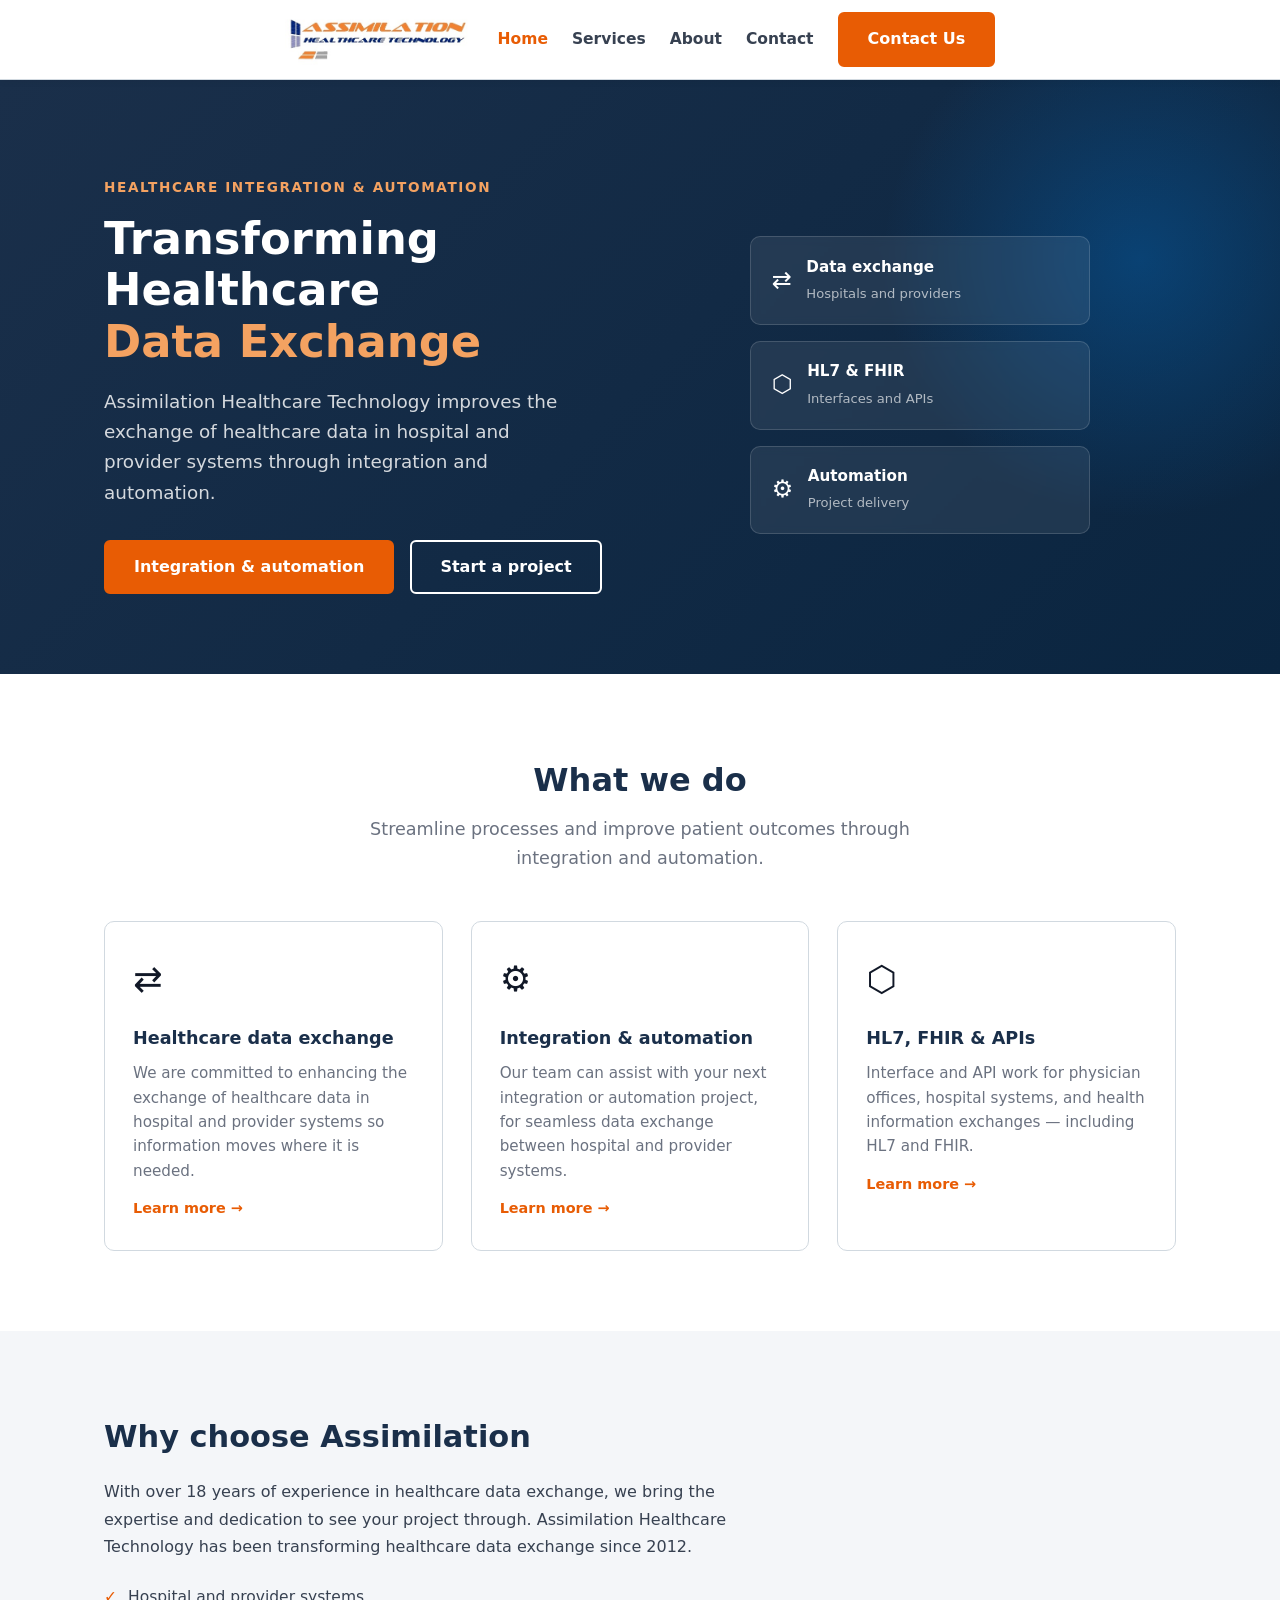
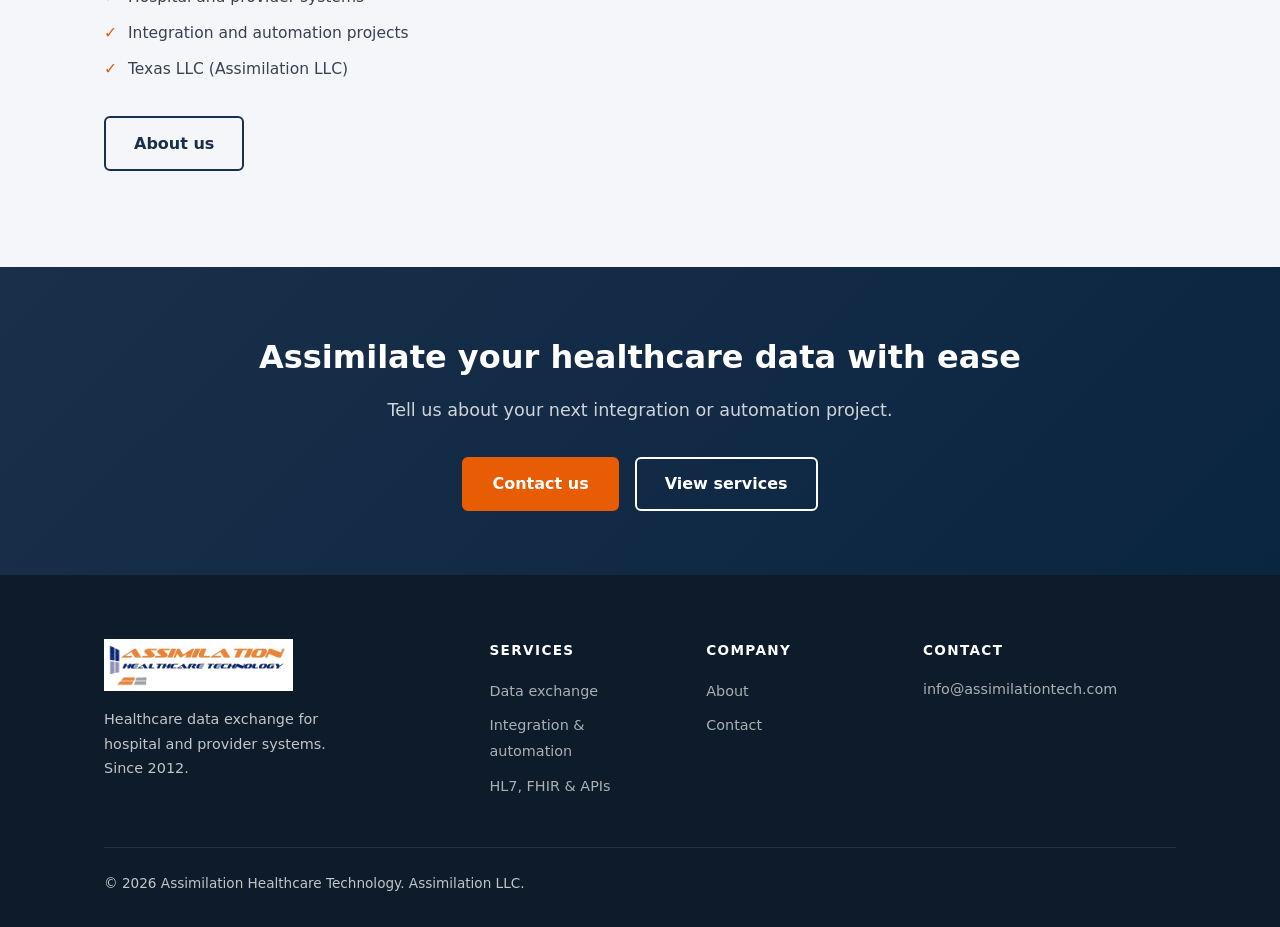
<file: index.html>
<!DOCTYPE html>
<html lang="en">
<head>
  <meta charset="UTF-8" />
  <meta name="viewport" content="width=device-width, initial-scale=1.0" />
  <title>Exchange Healthcare Data in Hospital and Provider Systems | Assimilation Healthcare Technology</title>
  <meta name="description" content="With our expertise since 2012, we are dedicated to improving the exchange of healthcare data in hospital and provider systems. Let us help you with your next integration or automation project." />
  <link rel="canonical" href="https://assimilationtech.com/" />
  <link rel="stylesheet" href="assets/css/styles.css" />
  <link rel="icon" href="assets/images/favicon.svg" type="image/svg+xml" />
</head>
<body>

  <header class="site-header">
    <div class="container">
      <nav class="nav" aria-label="Main navigation">
        <a href="index.html" class="nav__logo">
          <img src="assets/images/logo.png" alt="Assimilation Healthcare Technology" class="nav__logo-img" width="480" height="90" />
        </a>
        <div class="nav__menu">
          <ul class="nav__links">
            <li><a href="index.html">Home</a></li>
            <li><a href="services.html">Services</a></li>
            <li><a href="about.html">About</a></li>
            <li><a href="contact.html">Contact</a></li>
          </ul>
          <a href="contact.html" class="btn btn--primary nav__cta">Contact Us</a>
        </div>
        <button class="nav__toggle" aria-label="Toggle menu" aria-expanded="false">
          <span></span><span></span><span></span>
        </button>
      </nav>
    </div>
  </header>

  <section class="hero">
    <div class="container">
      <div class="hero__content">
        <p class="hero__eyebrow">Healthcare integration &amp; automation</p>
        <h1 class="hero__title">
          Transforming Healthcare<br><span>Data Exchange</span>
        </h1>
        <p class="hero__desc">
          Assimilation Healthcare Technology improves the exchange of healthcare data in hospital
          and provider systems through integration and automation.
        </p>
        <div class="hero__actions">
          <a href="services.html" class="btn btn--primary">Integration &amp; automation</a>
          <a href="contact.html" class="btn btn--outline">Start a project</a>
        </div>
      </div>
      <div class="hero__graphic" aria-hidden="true">
        <div class="hero__card-stack">
          <div class="hero__card">
            <span class="hero__card-icon">⇄</span>
            <div class="hero__card-text">
              <strong>Data exchange</strong>
              <span>Hospitals and providers</span>
            </div>
          </div>
          <div class="hero__card">
            <span class="hero__card-icon">⬡</span>
            <div class="hero__card-text">
              <strong>HL7 &amp; FHIR</strong>
              <span>Interfaces and APIs</span>
            </div>
          </div>
          <div class="hero__card">
            <span class="hero__card-icon">⚙</span>
            <div class="hero__card-text">
              <strong>Automation</strong>
              <span>Project delivery</span>
            </div>
          </div>
        </div>
      </div>
    </div>
  </section>

  <section class="section">
    <div class="container">
      <div class="section__header">
        <h2>What we do</h2>
        <p>Streamline processes and improve patient outcomes through integration and automation.</p>
      </div>
      <div class="services-grid">
        <div class="service-card">
          <div class="service-card__icon" aria-hidden="true">⇄</div>
          <h3 class="service-card__title">Healthcare data exchange</h3>
          <p class="service-card__desc">
            We are committed to enhancing the exchange of healthcare data in hospital
            and provider systems so information moves where it is needed.
          </p>
          <a href="services.html#data-exchange" class="service-card__link">Learn more →</a>
        </div>
        <div class="service-card">
          <div class="service-card__icon" aria-hidden="true">⚙</div>
          <h3 class="service-card__title">Integration &amp; automation</h3>
          <p class="service-card__desc">
            Our team can assist with your next integration or automation project,
            for seamless data exchange between hospital and provider systems.
          </p>
          <a href="services.html#integration" class="service-card__link">Learn more →</a>
        </div>
        <div class="service-card">
          <div class="service-card__icon" aria-hidden="true">⬡</div>
          <h3 class="service-card__title">HL7, FHIR &amp; APIs</h3>
          <p class="service-card__desc">
            Interface and API work for physician offices, hospital systems, and
            health information exchanges — including HL7 and FHIR.
          </p>
          <a href="services.html#interfaces" class="service-card__link">Learn more →</a>
        </div>
      </div>
    </div>
  </section>

  <section class="section section--light">
    <div class="container">
      <div class="about-snippet">
        <div class="about-snippet__text">
          <h2 class="about-snippet__title">Why choose Assimilation</h2>
          <p>
            With over 18 years of experience in healthcare data exchange, we bring
            the expertise and dedication to see your project through. Assimilation
            Healthcare Technology has been transforming healthcare data exchange since 2012.
          </p>
          <ul class="about-snippet__list">
            <li>Hospital and provider systems</li>
            <li>Integration and automation projects</li>
            <li>Texas LLC (Assimilation LLC)</li>
          </ul>
          <a href="about.html" class="btn btn--dark-outline">About us</a>
        </div>
      </div>
    </div>
  </section>

  <section class="cta-banner">
    <div class="container">
      <h2>Assimilate your healthcare data with ease</h2>
      <p>Tell us about your next integration or automation project.</p>
      <div class="cta-banner__actions">
        <a href="contact.html" class="btn btn--primary">Contact us</a>
        <a href="services.html" class="btn btn--outline">View services</a>
      </div>
    </div>
  </section>

  <footer class="site-footer">
    <div class="container">
      <div class="footer__grid">
        <div class="footer__brand">
          <a href="index.html" class="nav__logo">
            <img src="assets/images/logo.png" alt="Assimilation Healthcare Technology" class="nav__logo-img" width="480" height="90" />
          </a>
          <p>Healthcare data exchange for hospital and provider systems. Since 2012.</p>
        </div>
        <div class="footer__col">
          <h4>Services</h4>
          <ul>
            <li><a href="services.html#data-exchange">Data exchange</a></li>
            <li><a href="services.html#integration">Integration &amp; automation</a></li>
            <li><a href="services.html#interfaces">HL7, FHIR &amp; APIs</a></li>
          </ul>
        </div>
        <div class="footer__col">
          <h4>Company</h4>
          <ul>
            <li><a href="about.html">About</a></li>
            <li><a href="contact.html">Contact</a></li>
          </ul>
        </div>
        <div class="footer__col footer__contact">
          <h4>Contact</h4>
          <p><a href="mailto:info@assimilationtech.com">info@assimilationtech.com</a></p>
        </div>
      </div>
      <div class="footer__bottom">
        <span>© <span id="year"></span> Assimilation Healthcare Technology. Assimilation LLC.</span>
      </div>
    </div>
  </footer>

  <script>document.getElementById('year').textContent = new Date().getFullYear();</script>
  <script src="assets/js/main.js"></script>
</body>
</html>
</file>
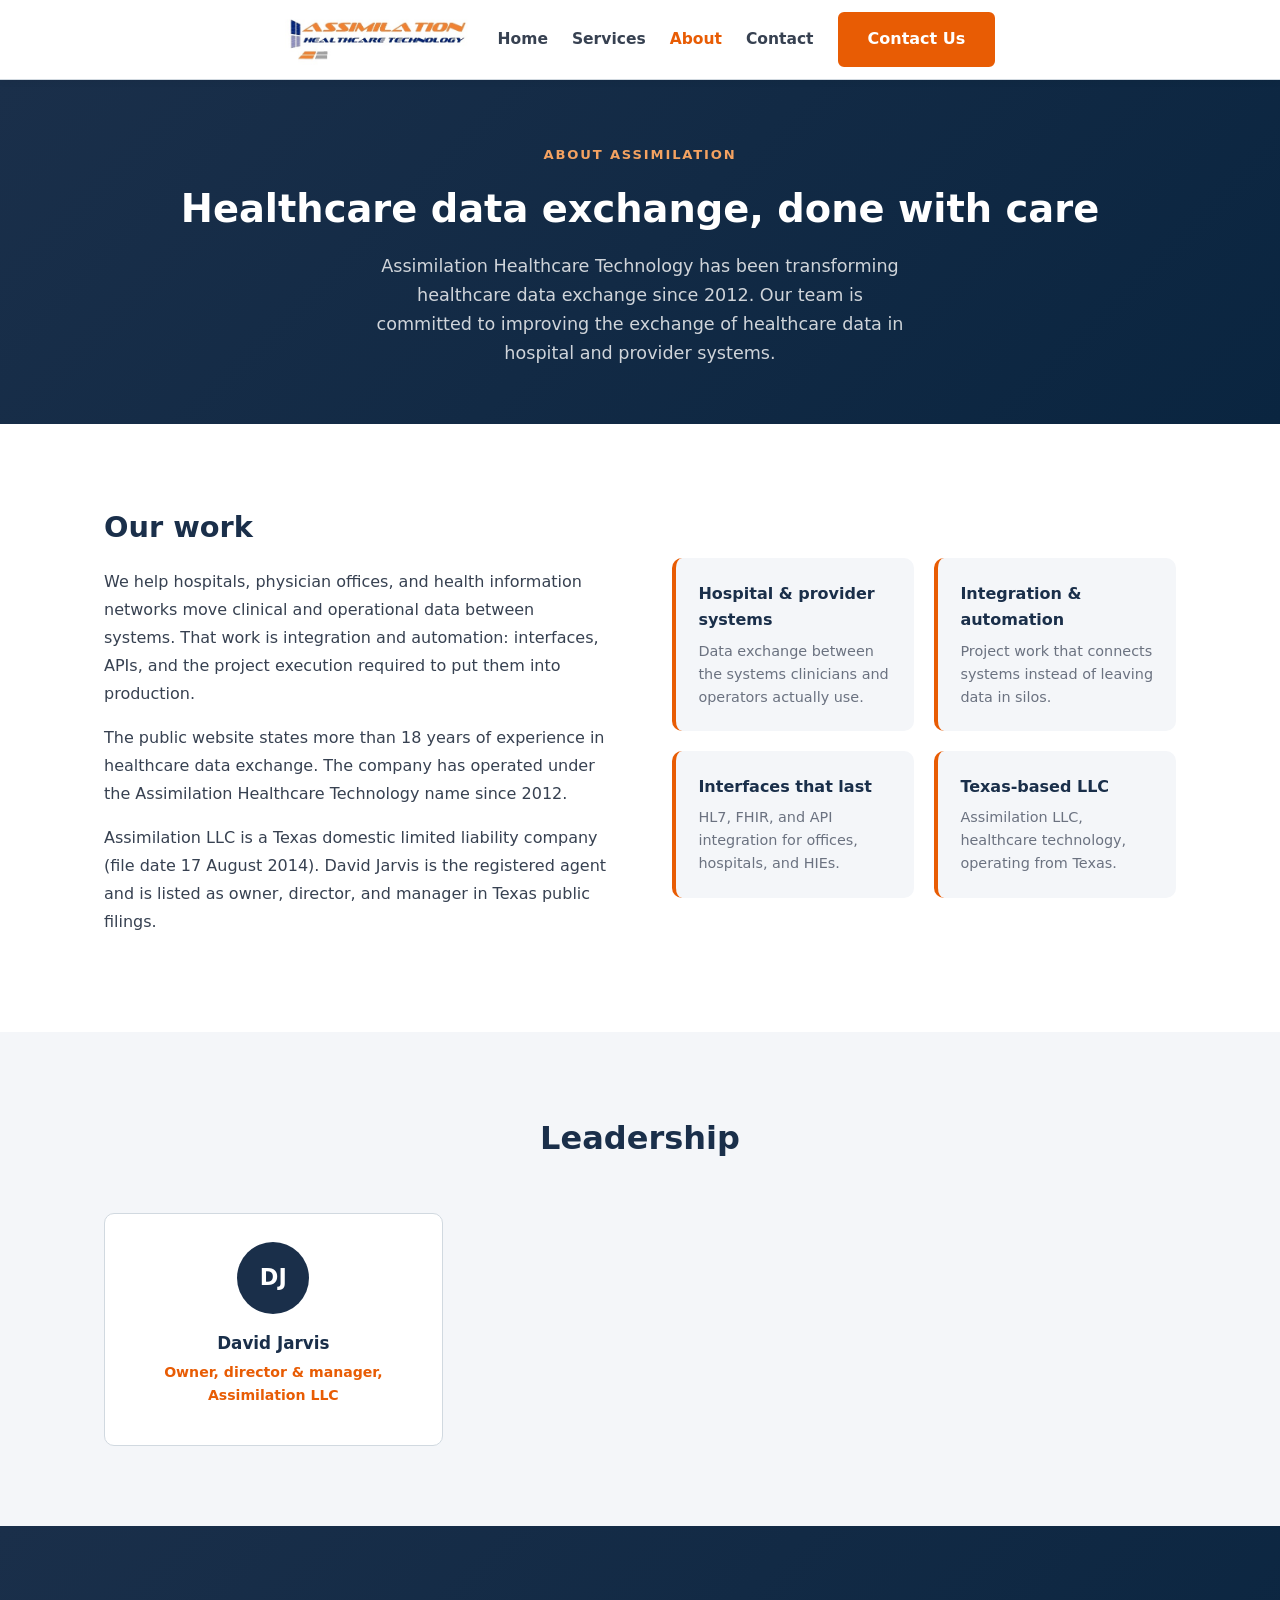
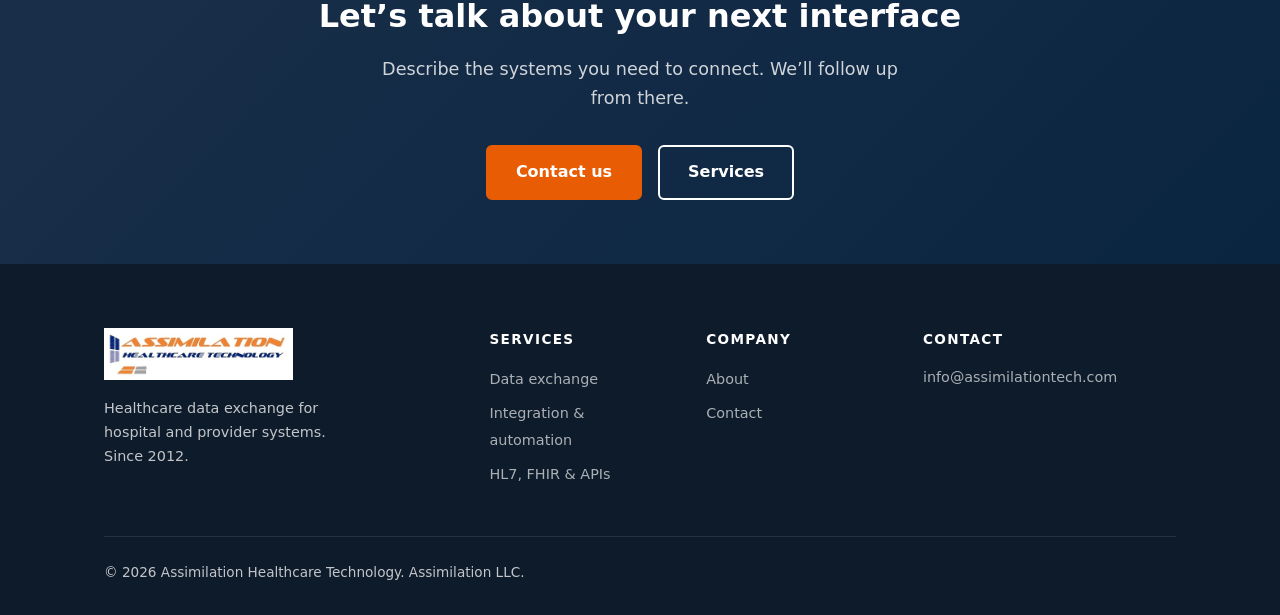
<file: about.html>
<!DOCTYPE html>
<html lang="en">
<head>
  <meta charset="UTF-8" />
  <meta name="viewport" content="width=device-width, initial-scale=1.0" />
  <title>About Assimilation Healthcare Technology</title>
  <meta name="description" content="Assimilation Healthcare Technology has been transforming healthcare data exchange since 2012. Assimilation LLC is a Texas limited liability company." />
  <link rel="stylesheet" href="assets/css/styles.css" />
  <link rel="icon" href="assets/images/favicon.svg" type="image/svg+xml" />
</head>
<body>

  <header class="site-header">
    <div class="container">
      <nav class="nav" aria-label="Main navigation">
        <a href="index.html" class="nav__logo">
          <img src="assets/images/logo.png" alt="Assimilation Healthcare Technology" class="nav__logo-img" width="480" height="90" />
        </a>
        <div class="nav__menu">
          <ul class="nav__links">
            <li><a href="index.html">Home</a></li>
            <li><a href="services.html">Services</a></li>
            <li><a href="about.html">About</a></li>
            <li><a href="contact.html">Contact</a></li>
          </ul>
          <a href="contact.html" class="btn btn--primary nav__cta">Contact Us</a>
        </div>
        <button class="nav__toggle" aria-label="Toggle menu" aria-expanded="false">
          <span></span><span></span><span></span>
        </button>
      </nav>
    </div>
  </header>

  <section class="page-hero">
    <div class="container">
      <p class="page-hero__eyebrow">About Assimilation</p>
      <h1 class="page-hero__title">Healthcare data exchange, done with care</h1>
      <p class="page-hero__desc">
        Assimilation Healthcare Technology has been transforming healthcare data exchange since 2012.
        Our team is committed to improving the exchange of healthcare data in hospital
        and provider systems.
      </p>
    </div>
  </section>

  <section class="section">
    <div class="container">
      <div class="mission-grid">
        <div class="mission__text">
          <h2>Our work</h2>
          <p>
            We help hospitals, physician offices, and health information networks
            move clinical and operational data between systems. That work is
            integration and automation: interfaces, APIs, and the project execution
            required to put them into production.
          </p>
          <p>
            The public website states more than 18 years of experience in healthcare
            data exchange. The company has operated under the Assimilation Healthcare Technology
            name since 2012.
          </p>
          <p>
            Assimilation LLC is a Texas domestic limited liability company
            (file date 17 August 2014). David Jarvis is the registered agent and
            is listed as owner, director, and manager in Texas public filings.
          </p>
        </div>
        <div class="values-grid">
          <div class="value-card">
            <h4>Hospital &amp; provider systems</h4>
            <p>Data exchange between the systems clinicians and operators actually use.</p>
          </div>
          <div class="value-card">
            <h4>Integration &amp; automation</h4>
            <p>Project work that connects systems instead of leaving data in silos.</p>
          </div>
          <div class="value-card">
            <h4>Interfaces that last</h4>
            <p>HL7, FHIR, and API integration for offices, hospitals, and HIEs.</p>
          </div>
          <div class="value-card">
            <h4>Texas-based LLC</h4>
            <p>Assimilation LLC, healthcare technology, operating from Texas.</p>
          </div>
        </div>
      </div>
    </div>
  </section>

  <section class="section section--light" id="team">
    <div class="container">
      <div class="section__header">
        <h2>Leadership</h2>
      </div>
      <div class="team-grid">
        <div class="team-card">
          <div class="team-card__avatar" aria-hidden="true">DJ</div>
          <div class="team-card__name">David Jarvis</div>
          <div class="team-card__role">Owner, director &amp; manager, Assimilation LLC</div>
        </div>
      </div>
    </div>
  </section>

  <section class="cta-banner">
    <div class="container">
      <h2>Let’s talk about your next interface</h2>
      <p>Describe the systems you need to connect. We’ll follow up from there.</p>
      <div class="cta-banner__actions">
        <a href="contact.html" class="btn btn--primary">Contact us</a>
        <a href="services.html" class="btn btn--outline">Services</a>
      </div>
    </div>
  </section>

  <footer class="site-footer">
    <div class="container">
      <div class="footer__grid">
        <div class="footer__brand">
          <a href="index.html" class="nav__logo">
            <img src="assets/images/logo.png" alt="Assimilation Healthcare Technology" class="nav__logo-img" width="480" height="90" />
          </a>
          <p>Healthcare data exchange for hospital and provider systems. Since 2012.</p>
        </div>
        <div class="footer__col">
          <h4>Services</h4>
          <ul>
            <li><a href="services.html#data-exchange">Data exchange</a></li>
            <li><a href="services.html#integration">Integration &amp; automation</a></li>
            <li><a href="services.html#interfaces">HL7, FHIR &amp; APIs</a></li>
          </ul>
        </div>
        <div class="footer__col">
          <h4>Company</h4>
          <ul>
            <li><a href="about.html">About</a></li>
            <li><a href="contact.html">Contact</a></li>
          </ul>
        </div>
        <div class="footer__col footer__contact">
          <h4>Contact</h4>
          <p><a href="mailto:info@assimilationtech.com">info@assimilationtech.com</a></p>
        </div>
      </div>
      <div class="footer__bottom">
        <span>© <span id="year"></span> Assimilation Healthcare Technology. Assimilation LLC.</span>
      </div>
    </div>
  </footer>

  <script>document.getElementById('year').textContent = new Date().getFullYear();</script>
  <script src="assets/js/main.js"></script>
</body>
</html>
</file>
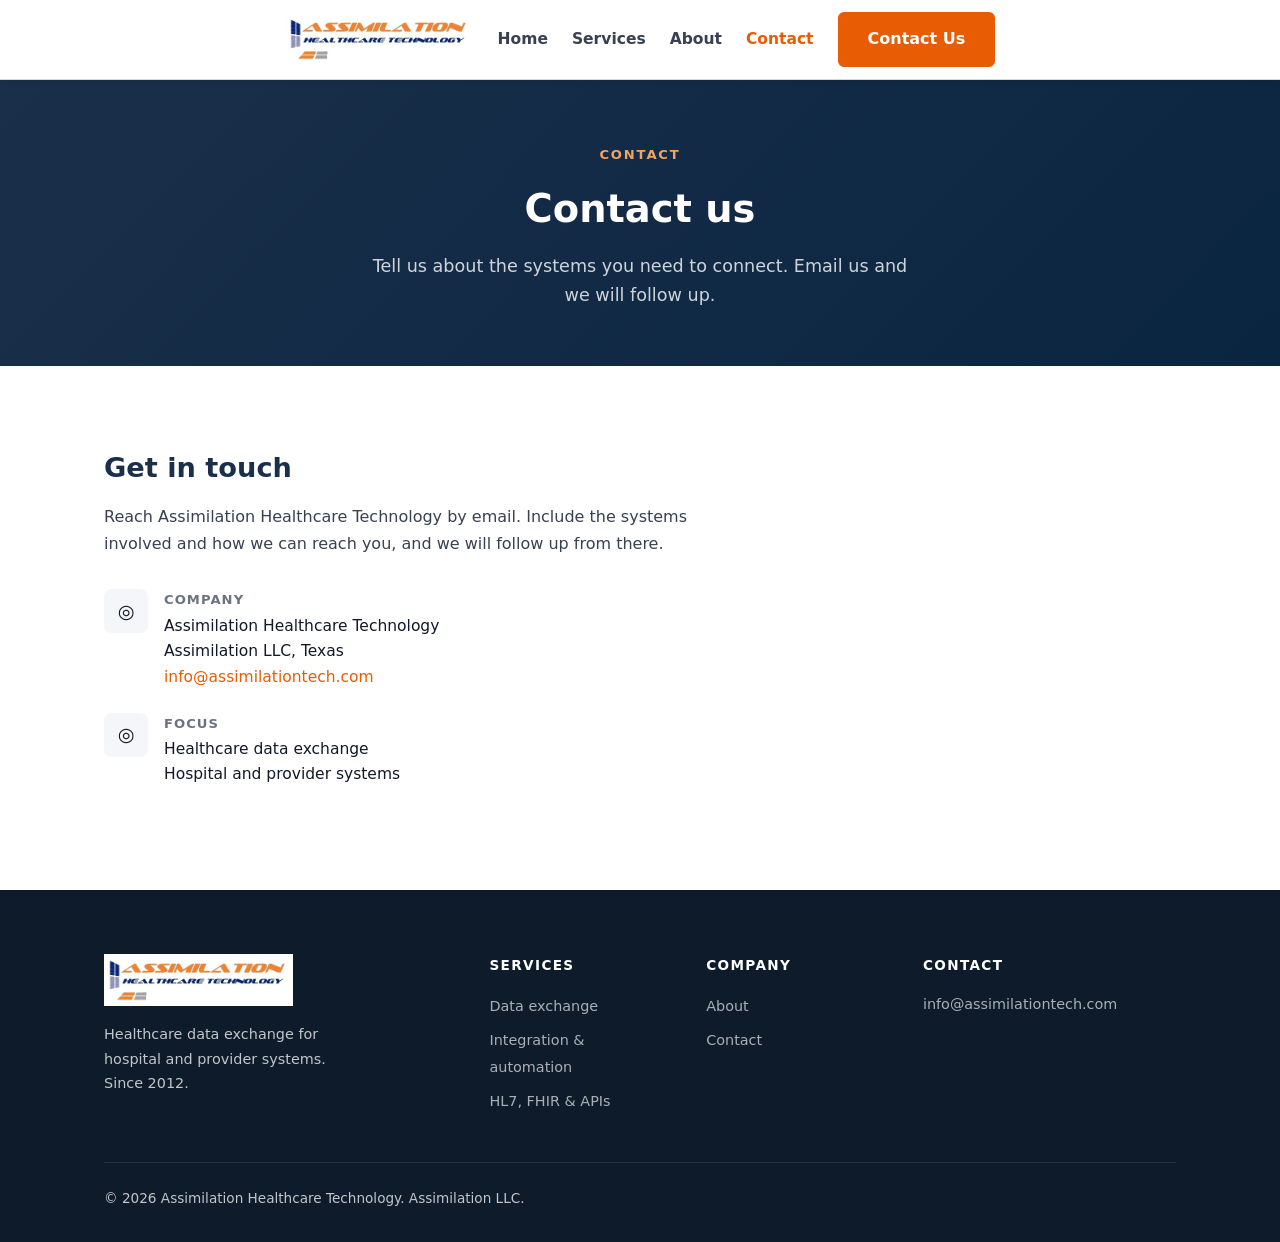
<file: contact.html>
<!DOCTYPE html>
<html lang="en">
<head>
  <meta charset="UTF-8" />
  <meta name="viewport" content="width=device-width, initial-scale=1.0" />
  <title>Contact Us | Assimilation Healthcare Technology</title>
  <meta name="description" content="Contact Assimilation Healthcare Technology about your next healthcare integration or automation project." />
  <link rel="stylesheet" href="assets/css/styles.css" />
  <link rel="icon" href="assets/images/favicon.svg" type="image/svg+xml" />
</head>
<body>

  <header class="site-header">
    <div class="container">
      <nav class="nav" aria-label="Main navigation">
        <a href="index.html" class="nav__logo">
          <img src="assets/images/logo.png" alt="Assimilation Healthcare Technology" class="nav__logo-img" width="480" height="90" />
        </a>
        <div class="nav__menu">
          <ul class="nav__links">
            <li><a href="index.html">Home</a></li>
            <li><a href="services.html">Services</a></li>
            <li><a href="about.html">About</a></li>
            <li><a href="contact.html">Contact</a></li>
          </ul>
          <a href="contact.html" class="btn btn--primary nav__cta">Contact Us</a>
        </div>
        <button class="nav__toggle" aria-label="Toggle menu" aria-expanded="false">
          <span></span><span></span><span></span>
        </button>
      </nav>
    </div>
  </header>

  <section class="page-hero">
    <div class="container">
      <p class="page-hero__eyebrow">Contact</p>
      <h1 class="page-hero__title">Contact us</h1>
      <p class="page-hero__desc">
        Tell us about the systems you need to connect. Email us and we will follow up.
      </p>
    </div>
  </section>

  <section class="section">
    <div class="container">
      <div class="contact-layout">
        <div class="contact-info">
          <h2>Get in touch</h2>
          <p>
            Reach Assimilation Healthcare Technology by email. Include the systems
            involved and how we can reach you, and we will follow up from there.
          </p>

          <div class="contact-detail">
            <div class="contact-detail__icon" aria-hidden="true">◎</div>
            <div>
              <div class="contact-detail__label">Company</div>
              <div class="contact-detail__value">
                Assimilation Healthcare Technology<br>
                Assimilation LLC, Texas<br>
                <a href="mailto:info@assimilationtech.com">info@assimilationtech.com</a>
              </div>
            </div>
          </div>

          <div class="contact-detail">
            <div class="contact-detail__icon" aria-hidden="true">◎</div>
            <div>
              <div class="contact-detail__label">Focus</div>
              <div class="contact-detail__value">Healthcare data exchange<br>Hospital and provider systems</div>
            </div>
          </div>
        </div>
      </div>
    </div>
  </section>

  <footer class="site-footer">
    <div class="container">
      <div class="footer__grid">
        <div class="footer__brand">
          <a href="index.html" class="nav__logo">
            <img src="assets/images/logo.png" alt="Assimilation Healthcare Technology" class="nav__logo-img" width="480" height="90" />
          </a>
          <p>Healthcare data exchange for hospital and provider systems. Since 2012.</p>
        </div>
        <div class="footer__col">
          <h4>Services</h4>
          <ul>
            <li><a href="services.html#data-exchange">Data exchange</a></li>
            <li><a href="services.html#integration">Integration &amp; automation</a></li>
            <li><a href="services.html#interfaces">HL7, FHIR &amp; APIs</a></li>
          </ul>
        </div>
        <div class="footer__col">
          <h4>Company</h4>
          <ul>
            <li><a href="about.html">About</a></li>
            <li><a href="contact.html">Contact</a></li>
          </ul>
        </div>
        <div class="footer__col footer__contact">
          <h4>Contact</h4>
          <p><a href="mailto:info@assimilationtech.com">info@assimilationtech.com</a></p>
        </div>
      </div>
      <div class="footer__bottom">
        <span>© <span id="year"></span> Assimilation Healthcare Technology. Assimilation LLC.</span>
      </div>
    </div>
  </footer>

  <script>document.getElementById('year').textContent = new Date().getFullYear();</script>
  <script src="assets/js/main.js"></script>
</body>
</html>
</file>
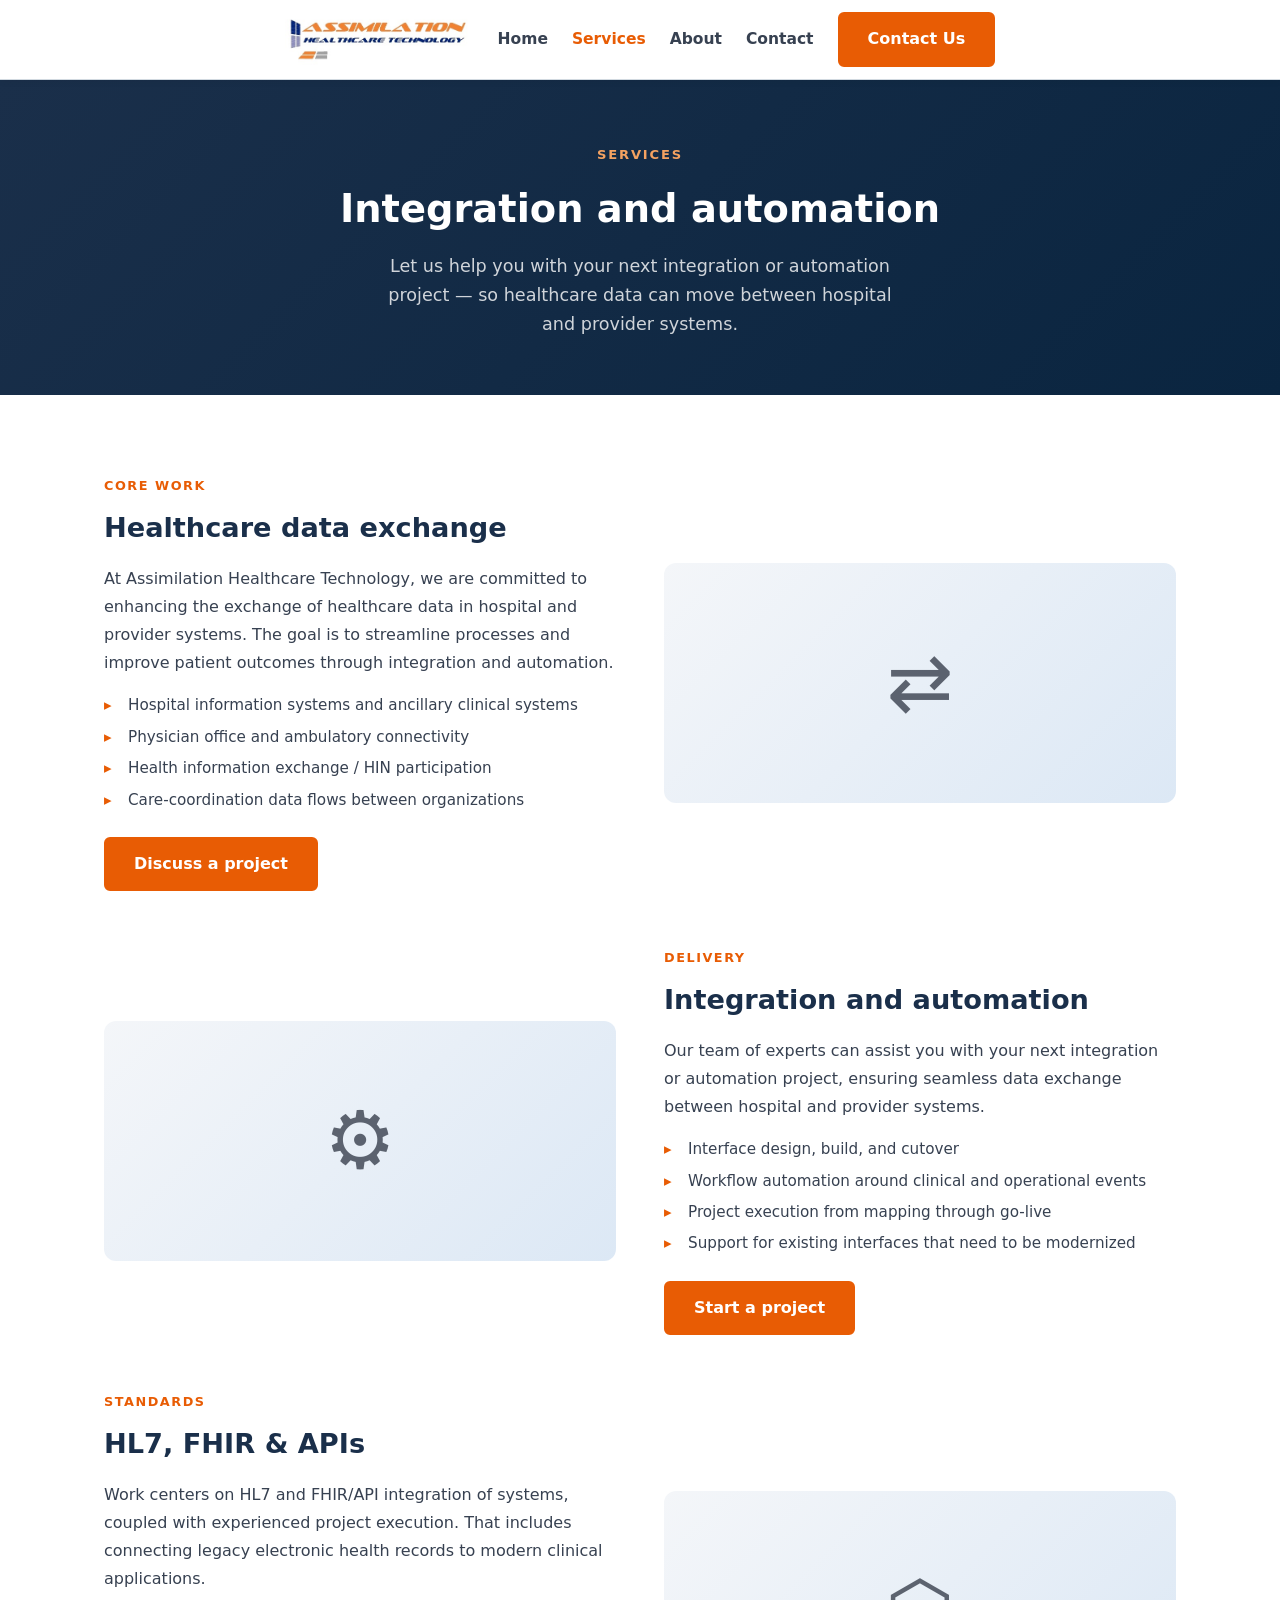
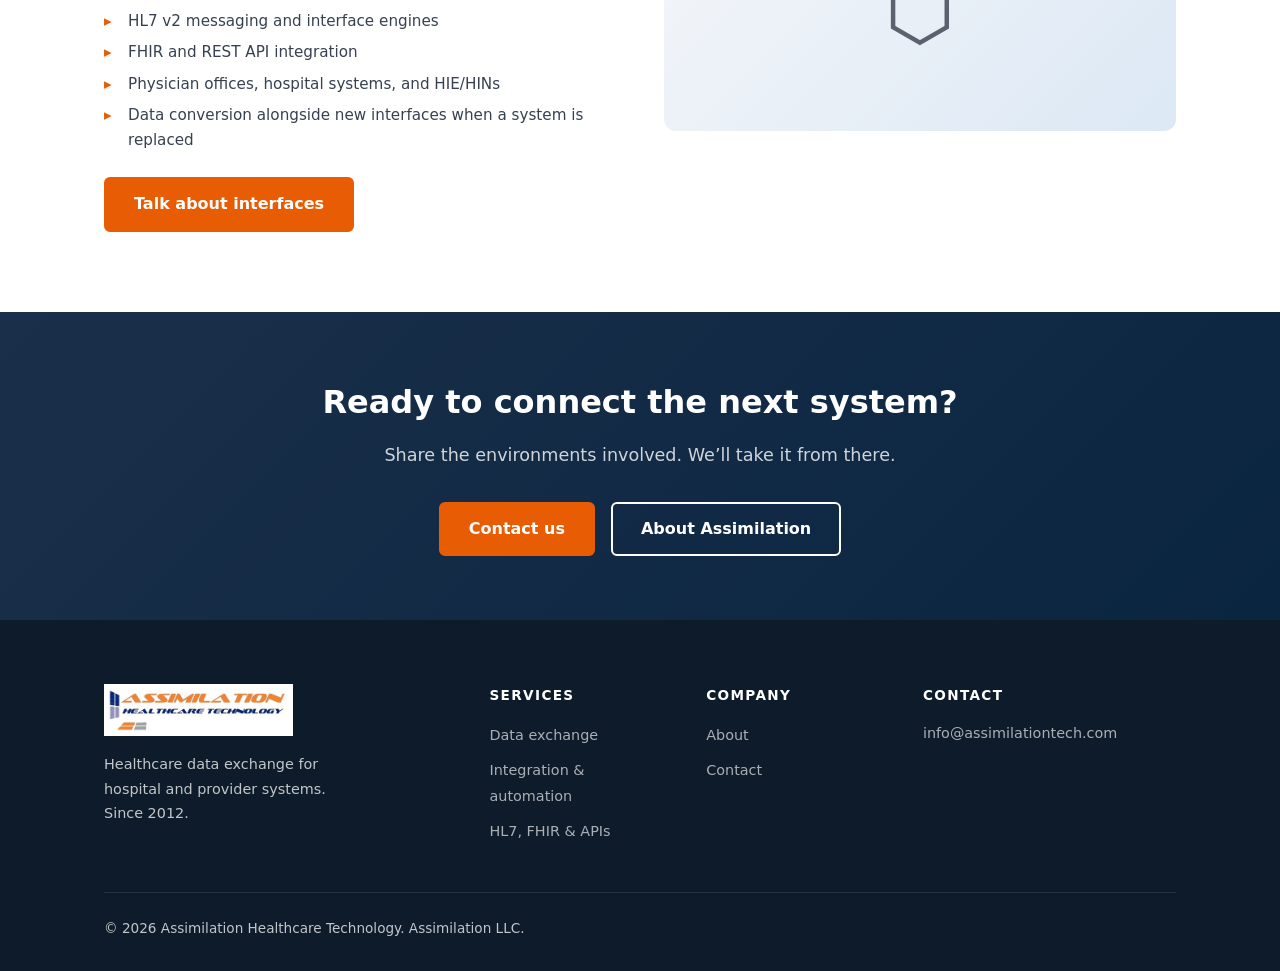
<file: services.html>
<!DOCTYPE html>
<html lang="en">
<head>
  <meta charset="UTF-8" />
  <meta name="viewport" content="width=device-width, initial-scale=1.0" />
  <title>Integration and Automation Services | Assimilation Healthcare Technology</title>
  <meta name="description" content="Healthcare data exchange, integration and automation, and HL7/FHIR interface work for hospital and provider systems." />
  <link rel="stylesheet" href="assets/css/styles.css" />
  <link rel="icon" href="assets/images/favicon.svg" type="image/svg+xml" />
</head>
<body>

  <header class="site-header">
    <div class="container">
      <nav class="nav" aria-label="Main navigation">
        <a href="index.html" class="nav__logo">
          <img src="assets/images/logo.png" alt="Assimilation Healthcare Technology" class="nav__logo-img" width="480" height="90" />
        </a>
        <div class="nav__menu">
          <ul class="nav__links">
            <li><a href="index.html">Home</a></li>
            <li><a href="services.html">Services</a></li>
            <li><a href="about.html">About</a></li>
            <li><a href="contact.html">Contact</a></li>
          </ul>
          <a href="contact.html" class="btn btn--primary nav__cta">Contact Us</a>
        </div>
        <button class="nav__toggle" aria-label="Toggle menu" aria-expanded="false">
          <span></span><span></span><span></span>
        </button>
      </nav>
    </div>
  </header>

  <section class="page-hero">
    <div class="container">
      <p class="page-hero__eyebrow">Services</p>
      <h1 class="page-hero__title">Integration and automation</h1>
      <p class="page-hero__desc">
        Let us help you with your next integration or automation project — so
        healthcare data can move between hospital and provider systems.
      </p>
    </div>
  </section>

  <section class="section">
    <div class="container">
      <div class="services-list">

        <div class="service-detail" id="data-exchange">
          <div class="service-detail__content">
            <p class="service-detail__eyebrow">Core work</p>
            <h2 class="service-detail__title">Healthcare data exchange</h2>
            <p class="service-detail__desc">
              At Assimilation Healthcare Technology, we are committed to enhancing the exchange
              of healthcare data in hospital and provider systems. The goal is to
              streamline processes and improve patient outcomes through integration
              and automation.
            </p>
            <ul class="service-detail__list">
              <li>Hospital information systems and ancillary clinical systems</li>
              <li>Physician office and ambulatory connectivity</li>
              <li>Health information exchange / HIN participation</li>
              <li>Care-coordination data flows between organizations</li>
            </ul>
            <a href="contact.html" class="btn btn--primary">Discuss a project</a>
          </div>
          <div class="service-detail__visual" aria-hidden="true">
            <span class="service-detail__icon-big">⇄</span>
          </div>
        </div>

        <div class="service-detail" id="integration">
          <div class="service-detail__content">
            <p class="service-detail__eyebrow">Delivery</p>
            <h2 class="service-detail__title">Integration and automation</h2>
            <p class="service-detail__desc">
              Our team of experts can assist you with your next integration or
              automation project, ensuring seamless data exchange between hospital
              and provider systems.
            </p>
            <ul class="service-detail__list">
              <li>Interface design, build, and cutover</li>
              <li>Workflow automation around clinical and operational events</li>
              <li>Project execution from mapping through go-live</li>
              <li>Support for existing interfaces that need to be modernized</li>
            </ul>
            <a href="contact.html" class="btn btn--primary">Start a project</a>
          </div>
          <div class="service-detail__visual" aria-hidden="true">
            <span class="service-detail__icon-big">⚙</span>
          </div>
        </div>

        <div class="service-detail" id="interfaces">
          <div class="service-detail__content">
            <p class="service-detail__eyebrow">Standards</p>
            <h2 class="service-detail__title">HL7, FHIR &amp; APIs</h2>
            <p class="service-detail__desc">
              Work centers on HL7 and FHIR/API integration of systems, coupled with
              experienced project execution. That includes connecting legacy
              electronic health records to modern clinical applications.
            </p>
            <ul class="service-detail__list">
              <li>HL7 v2 messaging and interface engines</li>
              <li>FHIR and REST API integration</li>
              <li>Physician offices, hospital systems, and HIE/HINs</li>
              <li>Data conversion alongside new interfaces when a system is replaced</li>
            </ul>
            <a href="contact.html" class="btn btn--primary">Talk about interfaces</a>
          </div>
          <div class="service-detail__visual" aria-hidden="true">
            <span class="service-detail__icon-big">⬡</span>
          </div>
        </div>

      </div>
    </div>
  </section>

  <section class="cta-banner">
    <div class="container">
      <h2>Ready to connect the next system?</h2>
      <p>Share the environments involved. We’ll take it from there.</p>
      <div class="cta-banner__actions">
        <a href="contact.html" class="btn btn--primary">Contact us</a>
        <a href="about.html" class="btn btn--outline">About Assimilation</a>
      </div>
    </div>
  </section>

  <footer class="site-footer">
    <div class="container">
      <div class="footer__grid">
        <div class="footer__brand">
          <a href="index.html" class="nav__logo">
            <img src="assets/images/logo.png" alt="Assimilation Healthcare Technology" class="nav__logo-img" width="480" height="90" />
          </a>
          <p>Healthcare data exchange for hospital and provider systems. Since 2012.</p>
        </div>
        <div class="footer__col">
          <h4>Services</h4>
          <ul>
            <li><a href="services.html#data-exchange">Data exchange</a></li>
            <li><a href="services.html#integration">Integration &amp; automation</a></li>
            <li><a href="services.html#interfaces">HL7, FHIR &amp; APIs</a></li>
          </ul>
        </div>
        <div class="footer__col">
          <h4>Company</h4>
          <ul>
            <li><a href="about.html">About</a></li>
            <li><a href="contact.html">Contact</a></li>
          </ul>
        </div>
        <div class="footer__col footer__contact">
          <h4>Contact</h4>
          <p><a href="mailto:info@assimilationtech.com">info@assimilationtech.com</a></p>
        </div>
      </div>
      <div class="footer__bottom">
        <span>© <span id="year"></span> Assimilation Healthcare Technology. Assimilation LLC.</span>
      </div>
    </div>
  </footer>

  <script>document.getElementById('year').textContent = new Date().getFullYear();</script>
  <script src="assets/js/main.js"></script>
</body>
</html>
</file>
<file: assets/css/styles.css>
/* ===========================
   Assimilation Healthcare Technology - Styles
   =========================== */

/* --- Reset & Base --- */
*, *::before, *::after {
  box-sizing: border-box;
  margin: 0;
  padding: 0;
}

:root {
  --color-primary:    #1a2f4a;
  --color-accent:     #e85c04;
  --color-accent-alt: #f4a261;
  --color-dark:       #111827;
  --color-mid:        #374151;
  --color-muted:      #6b7280;
  --color-light:      #f4f6f9;
  --color-white:      #ffffff;
  --color-border:     #d1d9e0;

  --font-sans: 'Segoe UI', system-ui, -apple-system, sans-serif;
  --font-mono: 'Courier New', monospace;

  --max-width: 1120px;
  --header-height: 80px;
  --radius: 6px;
  --shadow: 0 2px 12px rgba(0,0,0,.10);
  --transition: 0.22s ease;
}

html { scroll-behavior: smooth; }

body {
  font-family: var(--font-sans);
  color: var(--color-dark);
  background: var(--color-white);
  line-height: 1.65;
  font-size: 1rem;
}

a { color: var(--color-accent); text-decoration: none; }
a:hover { text-decoration: underline; }

img { max-width: 100%; height: auto; display: block; }

/* --- Layout helpers --- */
.container {
  max-width: var(--max-width);
  margin: 0 auto;
  padding: 0 1.5rem;
}

.section {
  padding: 5rem 0;
}

.section--light { background: var(--color-light); }

.section__header {
  text-align: center;
  margin-bottom: 3rem;
}

.section__header h2 {
  font-size: 2rem;
  font-weight: 700;
  color: var(--color-primary);
  margin-bottom: .5rem;
}

.section__header p {
  font-size: 1.1rem;
  color: var(--color-muted);
  max-width: 600px;
  margin: 0 auto;
}

/* --- Buttons --- */
.btn {
  display: inline-block;
  padding: .75rem 1.75rem;
  border-radius: var(--radius);
  font-size: 1rem;
  font-weight: 600;
  cursor: pointer;
  border: 2px solid transparent;
  transition: background var(--transition), color var(--transition), border-color var(--transition);
}

.btn--primary {
  background: var(--color-accent);
  color: var(--color-white);
  border-color: var(--color-accent);
}

.btn--primary:hover {
  background: #c44d03;
  border-color: #c44d03;
  text-decoration: none;
  color: var(--color-white);
}

.btn--outline {
  background: transparent;
  color: var(--color-white);
  border-color: var(--color-white);
}

.btn--outline:hover {
  background: var(--color-white);
  color: var(--color-accent);
  text-decoration: none;
}

.btn--dark-outline {
  background: transparent;
  color: var(--color-primary);
  border-color: var(--color-primary);
}

.btn--dark-outline:hover {
  background: var(--color-primary);
  color: var(--color-white);
  text-decoration: none;
}

/* ===========================
   HEADER / NAV
   =========================== */
.site-header {
  position: sticky;
  top: 0;
  z-index: 100;
  background: var(--color-white);
  border-bottom: 1px solid var(--color-border);
  box-shadow: 0 1px 8px rgba(0,0,0,.06);
  height: var(--header-height);
  display: flex;
  align-items: center;
}

.nav {
  display: flex;
  align-items: center;
  justify-content: space-between;
  gap: 1.5rem;
  width: 100%;
  min-width: 0;
}

.nav__logo {
  display: flex;
  align-items: center;
  min-width: 0;
  flex: 0 1 auto;
}

.nav__logo:hover { text-decoration: none; }

.nav__logo-img {
  height: 52px;
  width: auto;
  max-width: min(280px, 46vw);
  object-fit: contain;
  object-position: left center;
}

.footer .nav__logo-img {
  height: 44px;
  max-width: 240px;
}

.nav__menu {
  display: flex;
  align-items: center;
  gap: 1.5rem;
  flex-shrink: 0;
  margin-left: auto;
}

.nav__links {
  display: flex;
  align-items: center;
  gap: 1.5rem;
  list-style: none;
}

.nav__links a {
  font-size: .97rem;
  font-weight: 600;
  color: var(--color-mid);
  transition: color var(--transition);
}

.nav__links a:hover,
.nav__links a.active {
  color: var(--color-accent);
  text-decoration: none;
}

/* Hamburger */
.nav__toggle {
  display: none;
  flex-direction: column;
  gap: 5px;
  background: none;
  border: none;
  cursor: pointer;
  padding: 4px;
}

.nav__toggle span {
  display: block;
  width: 24px;
  height: 2px;
  background: var(--color-primary);
  border-radius: 2px;
  transition: transform var(--transition), opacity var(--transition);
}

.nav__toggle[aria-expanded="true"] span:nth-child(1) {
  transform: translateY(7px) rotate(45deg);
}
.nav__toggle[aria-expanded="true"] span:nth-child(2) {
  opacity: 0;
}
.nav__toggle[aria-expanded="true"] span:nth-child(3) {
  transform: translateY(-7px) rotate(-45deg);
}

/* ===========================
   HERO
   =========================== */
.hero {
  background: linear-gradient(135deg, var(--color-primary) 0%, #0a2540 100%);
  color: var(--color-white);
  padding: 6rem 0 5rem;
  position: relative;
  overflow: hidden;
}

.hero::after {
  content: '';
  position: absolute;
  right: -120px;
  top: -80px;
  width: 520px;
  height: 520px;
  background: radial-gradient(circle, rgba(0,114,206,.35) 0%, transparent 70%);
  pointer-events: none;
}

.hero .container {
  position: relative;
  z-index: 1;
  display: grid;
  grid-template-columns: 1fr 1fr;
  gap: 3rem;
  align-items: center;
}

.hero__eyebrow {
  font-size: .85rem;
  font-weight: 700;
  letter-spacing: .12em;
  text-transform: uppercase;
  color: var(--color-accent-alt);
  margin-bottom: .9rem;
}

.hero__title {
  font-size: 2.8rem;
  font-weight: 800;
  line-height: 1.15;
  margin-bottom: 1.2rem;
}

.hero__title span { color: var(--color-accent-alt); }

.hero__desc {
  font-size: 1.15rem;
  color: rgba(255,255,255,.82);
  margin-bottom: 2rem;
  max-width: 480px;
}

.hero__actions {
  display: flex;
  gap: 1rem;
  flex-wrap: wrap;
}

.hero__graphic {
  display: flex;
  justify-content: center;
  align-items: center;
}

.hero__card-stack {
  display: grid;
  gap: 1rem;
  width: 100%;
  max-width: 340px;
}

.hero__card {
  background: rgba(255,255,255,.08);
  border: 1px solid rgba(255,255,255,.15);
  border-radius: 10px;
  padding: 1.1rem 1.3rem;
  display: flex;
  align-items: center;
  gap: .9rem;
  backdrop-filter: blur(4px);
}

.hero__card-icon {
  font-size: 1.5rem;
  flex-shrink: 0;
}

.hero__card-text strong {
  display: block;
  font-size: .95rem;
  font-weight: 700;
}

.hero__card-text span {
  font-size: .82rem;
  color: rgba(255,255,255,.65);
}

/* ===========================
   STATS BAR
   =========================== */
.stats-bar {
  background: var(--color-accent);
  padding: 2rem 0;
}

.stats-bar__grid {
  display: grid;
  grid-template-columns: repeat(4, 1fr);
  gap: 1rem;
  text-align: center;
}

.stats-bar__item {
  color: var(--color-white);
}

.stats-bar__item strong {
  display: block;
  font-size: 2rem;
  font-weight: 800;
  line-height: 1;
}

.stats-bar__item span {
  font-size: .88rem;
  opacity: .88;
  margin-top: .25rem;
  display: block;
}

/* ===========================
   SERVICES (home preview)
   =========================== */
.services-grid {
  display: grid;
  grid-template-columns: repeat(3, 1fr);
  gap: 1.75rem;
}

.service-card {
  border: 1px solid var(--color-border);
  border-radius: 10px;
  padding: 1.75rem;
  background: var(--color-white);
  transition: box-shadow var(--transition), transform var(--transition);
}

.service-card:hover {
  box-shadow: var(--shadow);
  transform: translateY(-3px);
}

.service-card__icon {
  font-size: 2.2rem;
  margin-bottom: 1rem;
}

.service-card__title {
  font-size: 1.1rem;
  font-weight: 700;
  color: var(--color-primary);
  margin-bottom: .5rem;
}

.service-card__desc {
  font-size: .95rem;
  color: var(--color-muted);
  line-height: 1.6;
}

.service-card__link {
  display: inline-block;
  margin-top: .9rem;
  font-size: .9rem;
  font-weight: 600;
  color: var(--color-accent);
}

/* ===========================
   ABOUT SNIPPET (home)
   =========================== */
.about-snippet {
  max-width: 42rem;
}

.about-snippet__title {
  font-size: 1.9rem;
  font-weight: 700;
  color: var(--color-primary);
  margin-bottom: 1rem;
}

.about-snippet__text {
  color: var(--color-mid);
  margin-bottom: 1rem;
  line-height: 1.7;
}

.about-snippet__list {
  list-style: none;
  margin: 1.2rem 0 1.8rem;
}

.about-snippet__list li {
  padding: .3rem 0;
  padding-left: 1.5rem;
  position: relative;
  color: var(--color-mid);
  font-size: .97rem;
}

.about-snippet__list li::before {
  content: '✓';
  position: absolute;
  left: 0;
  color: var(--color-accent);
  font-weight: 700;
}

/* ===========================
   TESTIMONIALS
   =========================== */
.testimonials-grid {
  display: grid;
  grid-template-columns: repeat(3, 1fr);
  gap: 1.75rem;
}

.testimonial {
  background: var(--color-white);
  border-radius: 10px;
  padding: 1.75rem;
  box-shadow: var(--shadow);
}

.testimonial__stars {
  color: #f59e0b;
  font-size: .95rem;
  margin-bottom: .75rem;
}

.testimonial__quote {
  font-size: .97rem;
  color: var(--color-mid);
  font-style: italic;
  line-height: 1.7;
  margin-bottom: 1.2rem;
}

.testimonial__author {
  display: flex;
  align-items: center;
  gap: .75rem;
}

.testimonial__avatar {
  width: 44px;
  height: 44px;
  border-radius: 50%;
  background: var(--color-accent);
  display: flex;
  align-items: center;
  justify-content: center;
  color: #fff;
  font-weight: 700;
  font-size: 1rem;
  flex-shrink: 0;
}

.testimonial__name {
  font-weight: 700;
  font-size: .9rem;
  color: var(--color-primary);
}

.testimonial__role {
  font-size: .83rem;
  color: var(--color-muted);
}

/* ===========================
   CTA BANNER
   =========================== */
.cta-banner {
  background: linear-gradient(135deg, var(--color-primary), #0a2540);
  color: var(--color-white);
  text-align: center;
  padding: 4rem 0;
}

.cta-banner h2 {
  font-size: 2rem;
  font-weight: 800;
  margin-bottom: .75rem;
}

.cta-banner p {
  font-size: 1.1rem;
  color: rgba(255,255,255,.80);
  margin-bottom: 2rem;
  max-width: 540px;
  margin-left: auto;
  margin-right: auto;
}

.cta-banner__actions {
  display: flex;
  gap: 1rem;
  justify-content: center;
  flex-wrap: wrap;
}

/* ===========================
   FOOTER
   =========================== */
.site-footer {
  background: #0d1b2a;
  color: rgba(255,255,255,.75);
  padding: 4rem 0 2rem;
}

.footer__grid {
  display: grid;
  grid-template-columns: 2fr 1fr 1fr 1.5fr;
  gap: 3rem;
  margin-bottom: 3rem;
}

.footer__brand .nav__logo {
  color: var(--color-white);
  margin-bottom: 1rem;
}

.footer__brand p {
  font-size: .9rem;
  line-height: 1.7;
  max-width: 260px;
}

.footer__col h4 {
  font-size: .85rem;
  font-weight: 700;
  text-transform: uppercase;
  letter-spacing: .1em;
  color: var(--color-white);
  margin-bottom: 1rem;
}

.footer__col ul {
  list-style: none;
  display: flex;
  flex-direction: column;
  gap: .5rem;
}

.footer__col a {
  font-size: .9rem;
  color: rgba(255,255,255,.65);
  transition: color var(--transition);
}

.footer__col a:hover {
  color: var(--color-accent-alt);
  text-decoration: none;
}

.footer__contact p {
  font-size: .9rem;
  margin-bottom: .5rem;
  display: flex;
  align-items: flex-start;
  gap: .5rem;
}

.footer__bottom {
  border-top: 1px solid rgba(255,255,255,.1);
  padding-top: 1.5rem;
  display: flex;
  justify-content: space-between;
  align-items: center;
  font-size: .85rem;
  gap: 1rem;
  flex-wrap: wrap;
}

.footer__bottom-links {
  display: flex;
  gap: 1.5rem;
  list-style: none;
}

.footer__bottom-links a {
  color: rgba(255,255,255,.5);
}

.footer__bottom-links a:hover { color: var(--color-accent-alt); }

/* ===========================
   PAGE HERO (inner pages)
   =========================== */
.page-hero {
  background: linear-gradient(135deg, var(--color-primary), #0a2540);
  color: var(--color-white);
  padding: 4rem 0 3.5rem;
  text-align: center;
}

.page-hero__eyebrow {
  font-size: .82rem;
  text-transform: uppercase;
  letter-spacing: .14em;
  color: var(--color-accent-alt);
  font-weight: 700;
  margin-bottom: .7rem;
}

.page-hero__title {
  font-size: 2.4rem;
  font-weight: 800;
  margin-bottom: .75rem;
}

.page-hero__desc {
  font-size: 1.1rem;
  color: rgba(255,255,255,.80);
  max-width: 540px;
  margin: 0 auto;
}

/* ===========================
   ABOUT PAGE
   =========================== */
.mission-grid {
  display: grid;
  grid-template-columns: 1fr 1fr;
  gap: 4rem;
  align-items: center;
}

.mission__text h2 {
  font-size: 1.8rem;
  font-weight: 700;
  color: var(--color-primary);
  margin-bottom: 1rem;
}

.mission__text p {
  color: var(--color-mid);
  line-height: 1.75;
  margin-bottom: 1rem;
}

.values-grid {
  display: grid;
  grid-template-columns: repeat(2, 1fr);
  gap: 1.25rem;
}

.value-card {
  background: var(--color-light);
  border-radius: 10px;
  padding: 1.4rem;
  border-left: 4px solid var(--color-accent);
}

.value-card h4 {
  font-weight: 700;
  color: var(--color-primary);
  margin-bottom: .4rem;
  font-size: 1rem;
}

.value-card p {
  font-size: .9rem;
  color: var(--color-muted);
  line-height: 1.6;
}

.team-grid {
  display: grid;
  grid-template-columns: repeat(3, 1fr);
  gap: 1.75rem;
}

.team-card {
  text-align: center;
  border-radius: 10px;
  padding: 1.75rem 1.5rem;
  background: var(--color-white);
  border: 1px solid var(--color-border);
  transition: box-shadow var(--transition);
}

.team-card:hover { box-shadow: var(--shadow); }

.team-card__avatar {
  width: 72px;
  height: 72px;
  border-radius: 50%;
  background: var(--color-primary);
  color: #fff;
  display: flex;
  align-items: center;
  justify-content: center;
  font-size: 1.4rem;
  font-weight: 700;
  margin: 0 auto 1rem;
}

.team-card__name {
  font-weight: 700;
  font-size: 1.05rem;
  color: var(--color-primary);
  margin-bottom: .25rem;
}

.team-card__role {
  font-size: .88rem;
  color: var(--color-accent);
  font-weight: 600;
  margin-bottom: .6rem;
}

.team-card__bio {
  font-size: .88rem;
  color: var(--color-muted);
  line-height: 1.6;
}

/* ===========================
   SERVICES PAGE
   =========================== */
.services-list {
  display: flex;
  flex-direction: column;
  gap: 3.5rem;
}

.service-detail {
  display: grid;
  grid-template-columns: 1fr 1fr;
  gap: 3rem;
  align-items: center;
}

.service-detail:nth-child(even) .service-detail__content {
  order: 2;
}
.service-detail:nth-child(even) .service-detail__visual {
  order: 1;
}

.service-detail__eyebrow {
  font-size: .8rem;
  font-weight: 700;
  text-transform: uppercase;
  letter-spacing: .12em;
  color: var(--color-accent);
  margin-bottom: .6rem;
}

.service-detail__title {
  font-size: 1.7rem;
  font-weight: 700;
  color: var(--color-primary);
  margin-bottom: .9rem;
}

.service-detail__desc {
  color: var(--color-mid);
  line-height: 1.75;
  margin-bottom: 1rem;
}

.service-detail__list {
  list-style: none;
  display: flex;
  flex-direction: column;
  gap: .4rem;
  margin-bottom: 1.5rem;
}

.service-detail__list li {
  padding-left: 1.5rem;
  position: relative;
  font-size: .95rem;
  color: var(--color-mid);
}

.service-detail__list li::before {
  content: '▸';
  position: absolute;
  left: 0;
  color: var(--color-accent);
}

.service-detail__visual {
  background: linear-gradient(135deg, var(--color-light), #dce8f5);
  border-radius: 12px;
  padding: 2rem;
  min-height: 240px;
  display: flex;
  align-items: center;
  justify-content: center;
}

.service-detail__icon-big {
  font-size: 5rem;
  opacity: .65;
}

/* ===========================
   CONTACT PAGE
   =========================== */
.contact-layout {
  max-width: 640px;
}

.contact-info h2 {
  font-size: 1.7rem;
  font-weight: 700;
  color: var(--color-primary);
  margin-bottom: .75rem;
}

.contact-info > p {
  color: var(--color-mid);
  line-height: 1.7;
  margin-bottom: 2rem;
}

.contact-detail {
  display: flex;
  gap: 1rem;
  margin-bottom: 1.4rem;
  align-items: flex-start;
}

.contact-detail__icon {
  width: 44px;
  height: 44px;
  background: var(--color-light);
  border-radius: 8px;
  display: flex;
  align-items: center;
  justify-content: center;
  font-size: 1.2rem;
  flex-shrink: 0;
}

.contact-detail__label {
  font-size: .82rem;
  font-weight: 700;
  text-transform: uppercase;
  letter-spacing: .08em;
  color: var(--color-muted);
  margin-bottom: .15rem;
}

.contact-detail__value {
  font-size: .97rem;
  color: var(--color-dark);
}

/* Contact form */
.contact-form-wrap {
  background: var(--color-white);
  border: 1px solid var(--color-border);
  border-radius: 12px;
  padding: 2.25rem;
  box-shadow: var(--shadow);
}

.contact-form-wrap h3 {
  font-size: 1.3rem;
  font-weight: 700;
  color: var(--color-primary);
  margin-bottom: 1.5rem;
}

.form__row {
  display: grid;
  grid-template-columns: 1fr 1fr;
  gap: 1rem;
}

.form__group {
  margin-bottom: 1.2rem;
}

.form__group label {
  display: block;
  font-size: .88rem;
  font-weight: 600;
  color: var(--color-mid);
  margin-bottom: .4rem;
}

.form__group input,
.form__group select,
.form__group textarea {
  width: 100%;
  padding: .7rem .9rem;
  border: 1px solid var(--color-border);
  border-radius: var(--radius);
  font-family: var(--font-sans);
  font-size: .97rem;
  color: var(--color-dark);
  background: var(--color-white);
  transition: border-color var(--transition), box-shadow var(--transition);
}

.form__group input:focus,
.form__group select:focus,
.form__group textarea:focus {
  outline: none;
  border-color: var(--color-accent);
  box-shadow: 0 0 0 3px rgba(232,92,4,.18);
}

.form__group textarea {
  resize: vertical;
  min-height: 120px;
}

.form__submit {
  width: 100%;
  padding: .85rem;
  font-size: 1rem;
}

/* Form error state */
.form__group--error input,
.form__group--error select,
.form__group--error textarea {
  border-color: #dc2626;
  box-shadow: 0 0 0 3px rgba(220,38,38,.15);
}

.form__group--error label {
  color: #dc2626;
}

/* Form success state */
.form-success {
  display: none;
  text-align: center;
  padding: 2rem;
}

.form-success__icon { font-size: 2.5rem; margin-bottom: .75rem; }
.form-success__title {
  font-size: 1.2rem;
  font-weight: 700;
  color: var(--color-primary);
  margin-bottom: .5rem;
}
.form-success__msg { color: var(--color-muted); }

/* ===========================
   SCROLL REVEAL
   =========================== */
.reveal {
  opacity: 0;
  transform: translateY(20px);
  transition: opacity 0.45s ease, transform 0.45s ease;
}

.reveal.revealed {
  opacity: 1;
  transform: none;
}

/* ===========================
   RESPONSIVE
   =========================== */
@media (max-width: 1024px) {
  :root { --header-height: 72px; }

  .nav__logo-img {
    height: 44px;
    max-width: min(240px, 70vw);
  }

  .nav__menu,
  .nav__cta { display: none; }

  .nav__toggle { display: flex; }

  .nav__mobile-open .nav__menu {
    display: flex;
    flex-direction: column;
    align-items: stretch;
    position: fixed;
    top: var(--header-height);
    left: 0;
    right: 0;
    background: var(--color-white);
    border-bottom: 1px solid var(--color-border);
    padding: 1.25rem 1.5rem 1.5rem;
    gap: 1.1rem;
    box-shadow: 0 4px 16px rgba(0,0,0,.1);
    z-index: 99;
  }

  .nav__mobile-open .nav__links {
    flex-direction: column;
    align-items: flex-start;
    gap: 1rem;
  }

  .nav__mobile-open .nav__cta {
    display: inline-flex;
    margin: 0;
    width: fit-content;
  }
}

@media (max-width: 900px) {
  .hero .container { grid-template-columns: 1fr; }
  .hero__graphic { display: none; }
  .hero__title { font-size: 2.2rem; }

  .stats-bar__grid { grid-template-columns: repeat(2, 1fr); }

  .services-grid { grid-template-columns: repeat(2, 1fr); }
  .testimonials-grid { grid-template-columns: 1fr 1fr; }

  .mission-grid { grid-template-columns: 1fr; }
  .team-grid { grid-template-columns: repeat(2, 1fr); }

  .service-detail {
    grid-template-columns: 1fr;
  }
  .service-detail:nth-child(even) .service-detail__content { order: 0; }
  .service-detail:nth-child(even) .service-detail__visual { order: 0; }
  .service-detail__visual { min-height: 160px; }

  .contact-layout { grid-template-columns: 1fr; }

  .footer__grid { grid-template-columns: 1fr 1fr; gap: 2rem; }
}

@media (max-width: 640px) {
  :root { --header-height: 64px; }

  .hero { padding: 3.5rem 0 3rem; }
  .hero__title { font-size: 1.9rem; }
  .hero__actions { flex-direction: column; }

  .section { padding: 3.5rem 0; }

  .services-grid { grid-template-columns: 1fr; }
  .testimonials-grid { grid-template-columns: 1fr; }

  .team-grid { grid-template-columns: 1fr; }
  .values-grid { grid-template-columns: 1fr; }

  .form__row { grid-template-columns: 1fr; }

  .footer__grid { grid-template-columns: 1fr; }

  .footer__bottom { flex-direction: column; text-align: center; }

  .page-hero__title { font-size: 1.9rem; }
}
</file>
